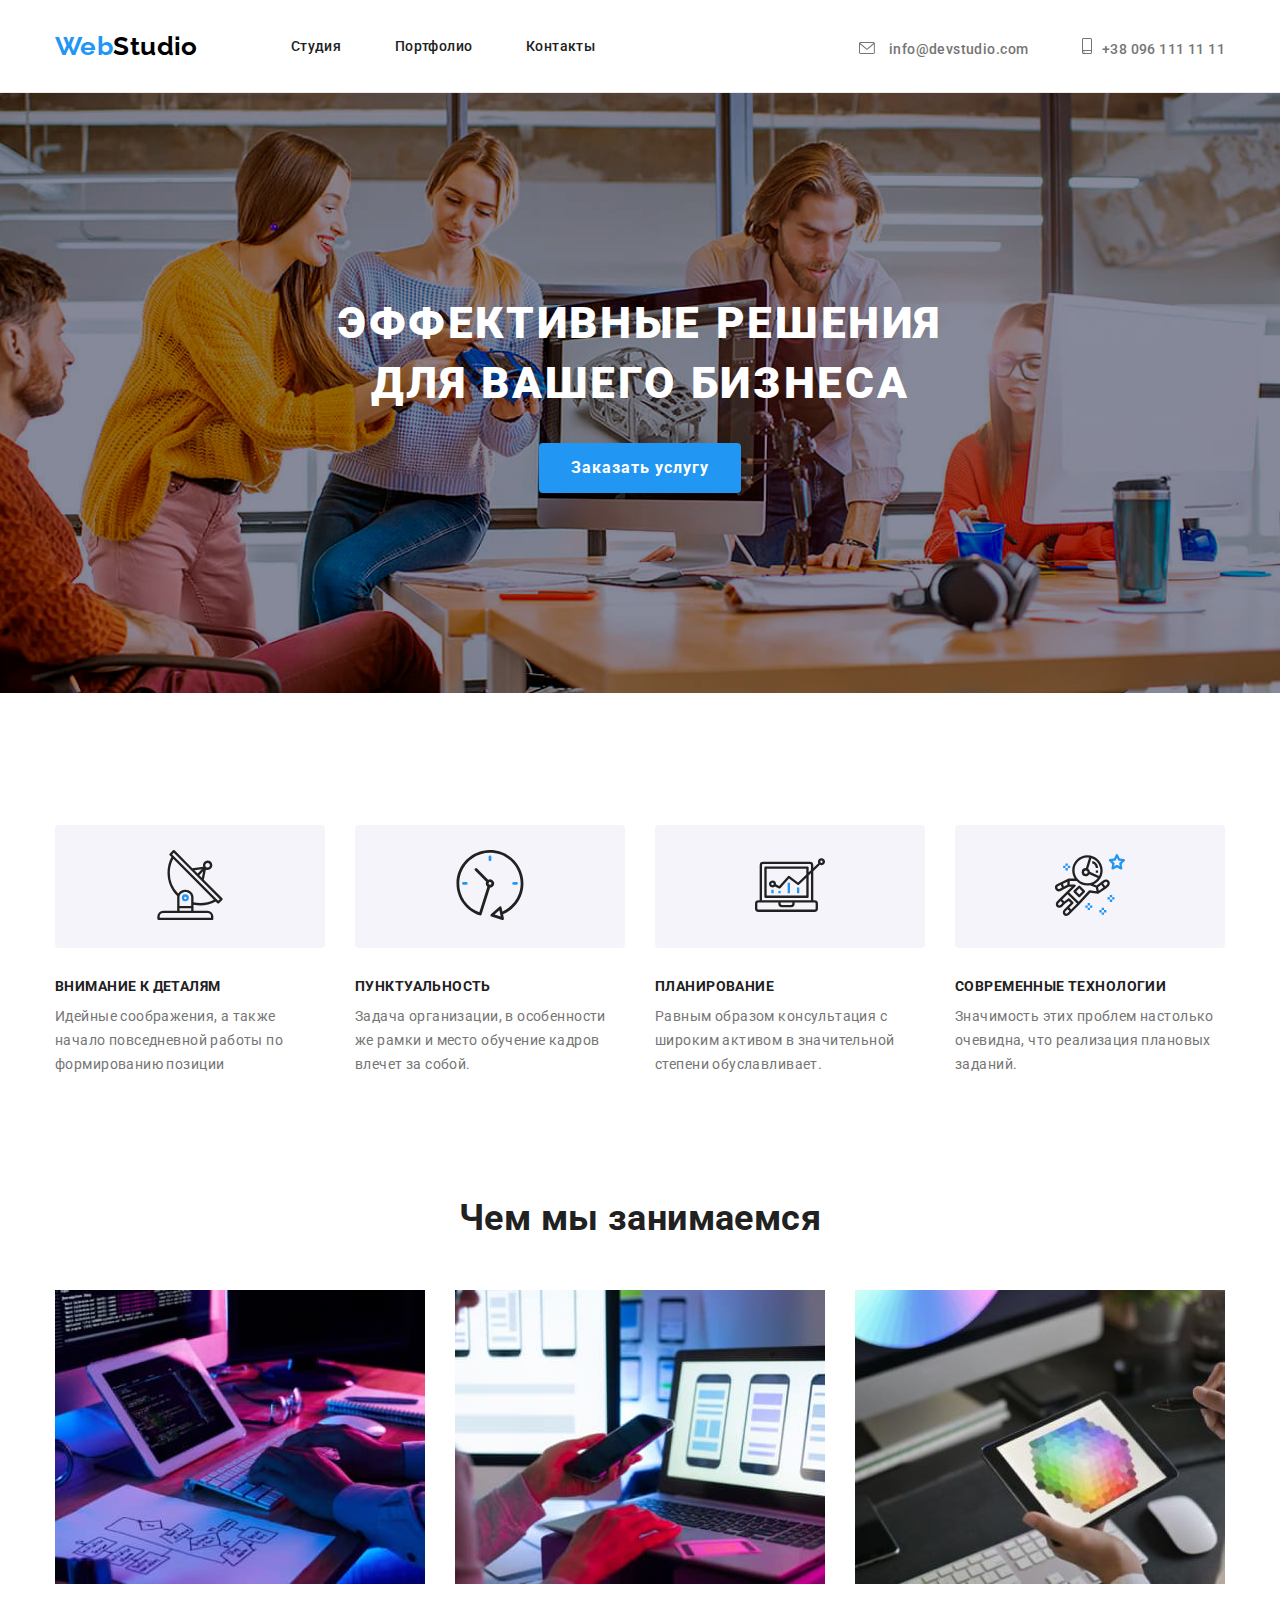
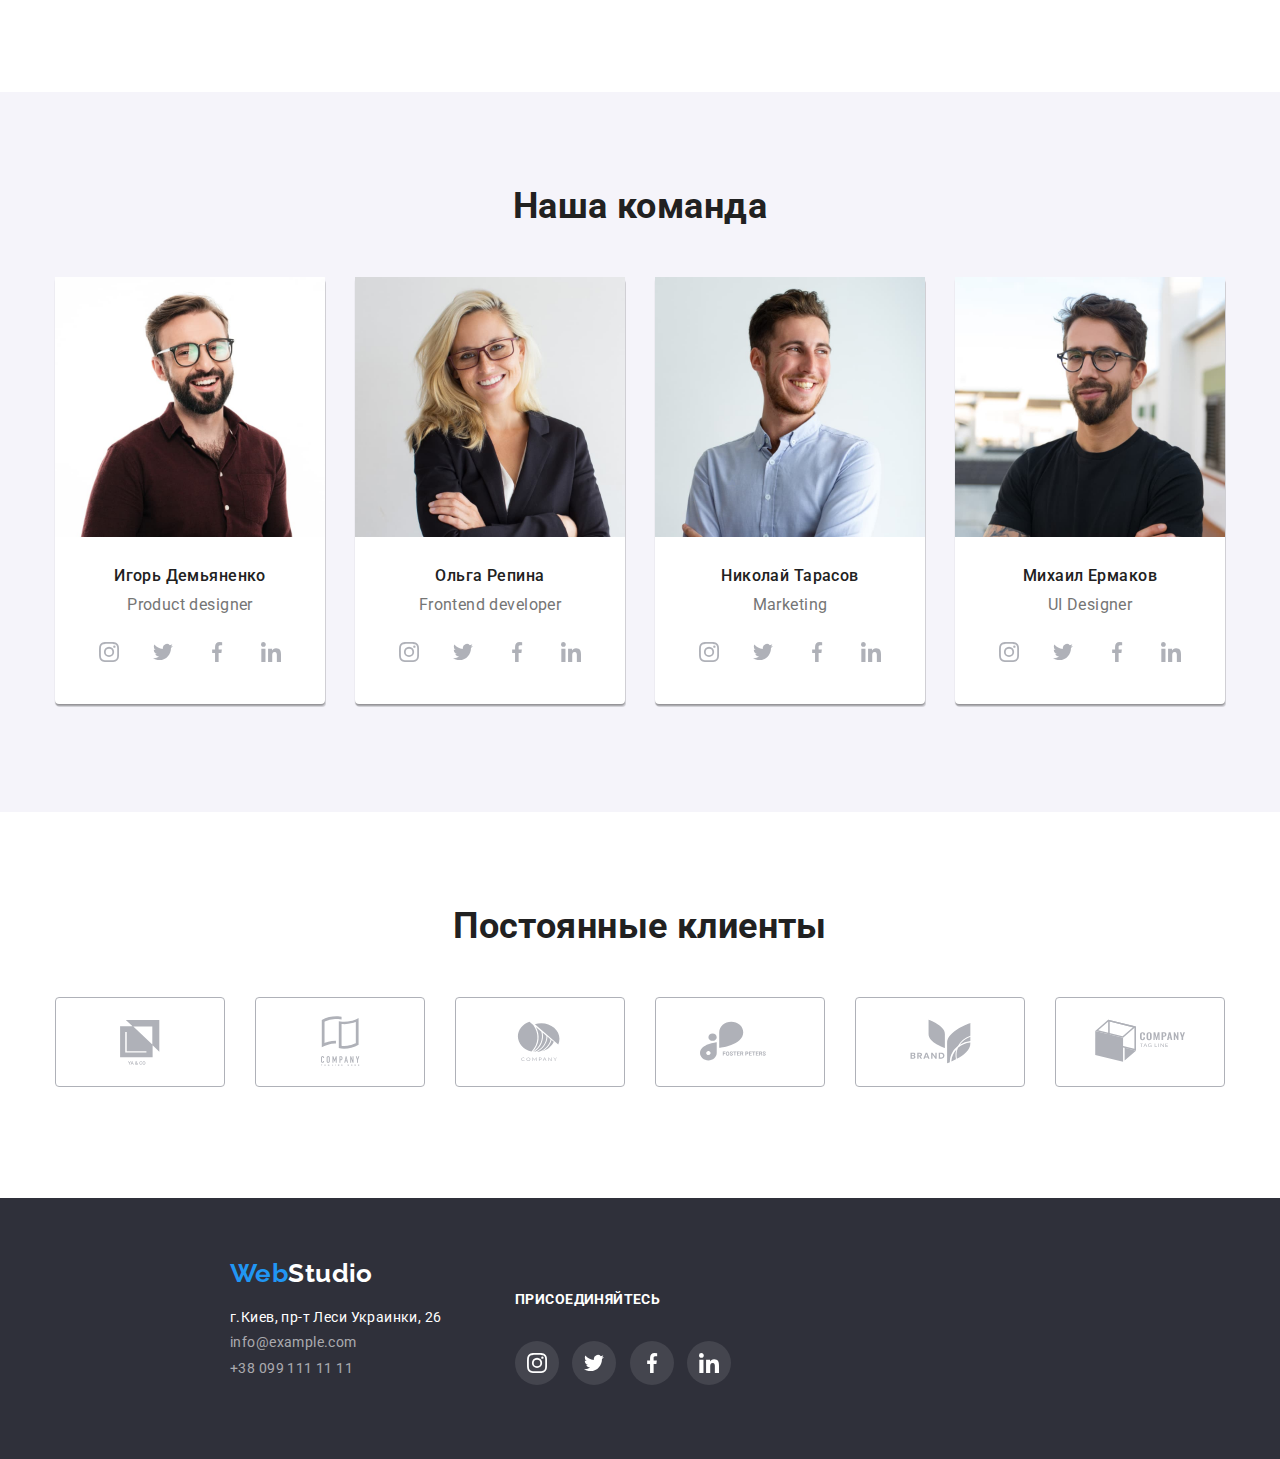
<file: index.html>
<!DOCTYPE html>
<html lang="ru">
  <head>
    <meta charset="UTF-8" />
    <meta name="viewport" content="width=device-width, initial-scale = 1.0" />
    <title>WebStudio</title>
    <link
      href="https://fonts.googleapis.com/css2?family=Raleway:wght@700&family=Roboto:wght@400;500;700;900&display=swap"
      rel="stylesheet"
    />
    <link rel="stylesheet" href="./modern-normalize/modern-normalize.css" />
    <link rel="stylesheet" href="./css/styles.css" />
  </head>
  <body>
    <header class="header">
      <div class="container">
        <nav class="navigation">
          <a class="logo" href="/">Web<span class="studio">Studio</span></a>
          <ul class="nav-list">
            <li class="nav-line"><a class="nav-link studio-link" href="./index.html">Студия</a></li>
            <li class="nav-line">
              <a class="nav-link portfolio-link" href="./portfolio.html">Портфолио</a>
            </li>
            <li class="nav-line">
              <a class="nav-link contacts-link" href="./contacts.html">Контакты</a>
            </li>
          </ul>
        </nav>
        <ul class="header-contacts">
          <li class="nav-line">
            <a class="header-contact" href="mailto:info@devstudio.com"
              ><svg width="16px" height="12px" class="contact-icon">
                <use href="./images/sprite.svg#icon-envelope"></use>
              </svg>
              info@devstudio.com
            </a>
          </li>
          <li class="nav-line">
            <a class="header-contact" href="tel:+380961111111"
              ><svg width="10px" height="16px" class="contact-icon">
                <use href="./images/sprite.svg#icon-smartphone"></use></svg
              >+38 096 111 11 11</a
            >
          </li>
        </ul>
      </div>
    </header>
    <main class="main-container studio-content">
      <section class="section offer">
        <div class="offer-text">
          <h1 class="main-title">Эффективные решения для вашего бизнеса</h1>
          <button class="order" type="button">Заказать услугу</button>
        </div>
      </section>
      <section class="section about-us">
        <div class="container">
          <h2 class="about-us-title">О нас</h2>
          <ul class="about-us-text">
            <li class="about-us-text-box">
              <div class="about-us-icon-box">
                <svg class="about-us-icon" width="70px" height="70px">
                  <use href="./images/sprite.svg#icon-antenna"></use>
                </svg>
              </div>
              <h3 class="about-us-paragraph-title">Внимание к деталям</h3>
              <p class="about-us-paragraph">
                Идейные соображения, а также начало повседневной работы по формированию позиции
              </p>
            </li>
            <li class="about-us-text-box">
              <div class="about-us-icon-box">
                <svg class="about-us-icon" width="70px" height="70px">
                  <use href="./images/sprite.svg#icon-clock"></use>
                </svg>
              </div>
              <h3 class="about-us-paragraph-title">Пунктуальность</h3>
              <p class="about-us-paragraph">
                Задача организации, в особенности же рамки и место обучение кадров влечет за собой.
              </p>
            </li>
            <li class="about-us-text-box">
              <div class="about-us-icon-box">
                <svg class="about-us-icon" width="70px" height="70px">
                  <use href="./images/sprite.svg#icon-diagram"></use>
                </svg>
              </div>
              <h3 class="about-us-paragraph-title">Планирование</h3>
              <p class="about-us-paragraph">
                Равным образом консультация с широким активом в значительной степени обуславливает.
              </p>
            </li>
            <li class="about-us-text-box">
              <div class="about-us-icon-box">
                <svg class="about-us-icon" width="70px" height="70px">
                  <use href="./images/sprite.svg#icon-astronaut"></use>
                </svg>
              </div>
              <h3 class="about-us-paragraph-title">Современные технологии</h3>
              <p class="about-us-paragraph">
                Значимость этих проблем настолько очевидна, что реализация плановых заданий.
              </p>
            </li>
          </ul>
        </div>
      </section>
      <section class="section what-we-do">
        <div class="container">
          <h2 class="section-title">Чем мы занимаемся</h2>
          <ul class="what-we-do-images">
            <li class="what-we-do-image">
              <img
                src="./images/programmer-typing.jpg"
                alt="Программист печатает на компьютере"
                width="370"
              />
            </li>
            <li class="what-we-do-image">
              <img
                src="./images/phone-design.jpg"
                alt="Программист выбирает дизайн телефона"
                width="370"
              />
            </li>
            <li class="what-we-do-image">
              <img
                src="./images/color-pallette.jpg"
                alt="Дизайнер использует палитру цветов"
                width="370"
              />
            </li>
          </ul>
        </div>
      </section>
      <section class="section our-team">
        <div class="container">
          <h2 class="section-title hidden">Наша команда</h2>
          <ul class="team-members">
            <li class="team-member">
              <img src="./images/igor.jpg" alt="Изображение Игоря" width="270" />
              <h4 class="team-member-name">Игорь Демьяненко</h4>
              <p class="team-member-job">Product designer</p>
              <ul>
                <li>
                  <a class="socials-icon" href="/">
                    <svg class="member-social-icon" width="20px" height="20px">
                      <use href="./images/sprite.svg#icon-instagram"></use>
                    </svg>
                  </a>
                </li>
                <li>
                  <a class="socials-icon" href="/">
                    <svg class="member-social-icon" width="20px" height="20px">
                      <use href="./images/sprite.svg#icon-twitter"></use>
                    </svg>
                  </a>
                </li>
                <li>
                  <a class="socials-icon" href="/">
                    <svg class="member-social-icon" width="20px" height="20px">
                      <use href="./images/sprite.svg#icon-facebook"></use>
                    </svg>
                  </a>
                </li>
                <li>
                  <a class="socials-icon" href="/">
                    <svg class="member-social-icon" width="20px" height="20px">
                      <use href="./images/sprite.svg#icon-linkedin"></use>
                    </svg>
                  </a>
                </li>
              </ul>
            </li>
            <li class="team-member">
              <img src="./images/olga.jpg" alt="Изображение Ольги" width="270" />
              <h4 class="team-member-name">Ольга Репина</h4>
              <p class="team-member-job">Frontend developer</p>
              <ul>
                <li>
                  <a class="socials-icon" href="/">
                    <svg class="member-social-icon" width="20px" height="20px">
                      <use href="./images/sprite.svg#icon-instagram"></use>
                    </svg>
                  </a>
                </li>
                <li>
                  <a class="socials-icon" href="/">
                    <svg class="member-social-icon" width="20px" height="20px">
                      <use href="./images/sprite.svg#icon-twitter"></use>
                    </svg>
                  </a>
                </li>
                <li>
                  <a class="socials-icon" href="/">
                    <svg class="member-social-icon" width="20px" height="20px">
                      <use href="./images/sprite.svg#icon-facebook"></use>
                    </svg>
                  </a>
                </li>
                <li>
                  <a class="socials-icon" href="/">
                    <svg class="member-social-icon" width="20px" height="20px">
                      <use href="./images/sprite.svg#icon-linkedin"></use>
                    </svg>
                  </a>
                </li>
              </ul>
            </li>
            <li class="team-member">
              <img src="./images/nikolay.jpg" alt="Изображение Николая" width="270" />
              <h4 class="team-member-name">Николай Тарасов</h4>
              <p class="team-member-job">Marketing</p>
              <ul>
                <li>
                  <a class="socials-icon" href="/">
                    <svg class="member-social-icon" width="20px" height="20px">
                      <use href="./images/sprite.svg#icon-instagram"></use>
                    </svg>
                  </a>
                </li>
                <li>
                  <a class="socials-icon" href="/">
                    <svg class="member-social-icon" width="20px" height="20px">
                      <use href="./images/sprite.svg#icon-twitter"></use>
                    </svg>
                  </a>
                </li>
                <li>
                  <a class="socials-icon" href="/">
                    <svg class="member-social-icon" width="20px" height="20px">
                      <use href="./images/sprite.svg#icon-facebook"></use>
                    </svg>
                  </a>
                </li>
                <li>
                  <a class="socials-icon" href="/">
                    <svg class="member-social-icon" width="20px" height="20px">
                      <use href="./images/sprite.svg#icon-linkedin"></use>
                    </svg>
                  </a>
                </li>
              </ul>
            </li>
            <li class="team-member">
              <img src="./images/mikhail.jpg" alt="Изображение Михаила" width="270" />
              <h4 class="team-member-name">Михаил Ермаков</h4>
              <p class="team-member-job">UI Designer</p>
              <ul>
                <li>
                  <a class="socials-icon" href="/">
                    <svg class="member-social-icon" width="20px" height="20px">
                      <use href="./images/sprite.svg#icon-instagram"></use>
                    </svg>
                  </a>
                </li>
                <li>
                  <a class="socials-icon" href="/">
                    <svg class="member-social-icon" width="20px" height="20px">
                      <use href="./images/sprite.svg#icon-twitter"></use>
                    </svg>
                  </a>
                </li>
                <li>
                  <a class="socials-icon" href="/">
                    <svg class="member-social-icon" width="20px" height="20px">
                      <use href="./images/sprite.svg#icon-facebook"></use>
                    </svg>
                  </a>
                </li>
                <li>
                  <a class="socials-icon" href="/">
                    <svg class="member-social-icon" width="20px" height="20px">
                      <use href="./images/sprite.svg#icon-linkedin"></use>
                    </svg>
                  </a>
                </li>
              </ul>
            </li>
          </ul>
        </div>
      </section>
      <section class="section" class="our-clients">
        <div class="container">
          <h2 class="section-title">Постоянные клиенты</h2>
          <ul class="clients">
            <li>
              <a class="client-link"
                ><svg class="client-card" width="170px" height="90px">
                  <use href="./images/sprite.svg#icon-Client"></use></svg
              ></a>
            </li>
            <li>
              <a class="client-link"
                ><svg class="client-card" width="170px" height="90px">
                  <use href="./images/sprite.svg#icon-Client-2"></use></svg
              ></a>
            </li>
            <li>
              <a class="client-link"
                ><svg class="client-card" width="170px" height="90px">
                  <use href="./images/sprite.svg#icon-Client-3"></use></svg
              ></a>
            </li>
            <li>
              <a class="client-link"
                ><svg class="client-card" width="170px" height="90px">
                  <use href="./images/sprite.svg#icon-Client-4"></use></svg
              ></a>
            </li>
            <li>
              <a class="client-link"
                ><svg class="client-card" width="170px" height="90px">
                  <use href="./images/sprite.svg#icon-Client-5"></use></svg
              ></a>
            </li>
            <li>
              <a class="client-link"
                ><svg class="client-card" width="170px" height="90px">
                  <use href="./images/sprite.svg#icon-Client-6"></use></svg
              ></a>
            </li>
          </ul>
        </div>
      </section>
    </main>
    <footer class="footer">
      <div class="container">
        <address class="address-wrap">
          <a class="logo" href="/">Web<span class="studio-white">Studio</span></a>
          <ul class="address">
            <li class="address-line">
              <a class="address-link street-address" href="">г.Киев, пр-т Леси Украинки, 26</a>
            </li>
            <li class="address-line">
              <a class="address-link" href="mailto:info@example.com">info@example.com</a>
            </li>
            <li class="address-line">
              <a class="address-link" href="tel:+380991111111">+38 099 111 11 11</a>
            </li>
          </ul>
        </address>
        <div class="footer-media">
          <h3 class="join-us-title">Присоединяйтесь</h3>
          <ul class="footer-media-list">
            <li>
              <a class="socials-icon" href="/">
                <svg class="footer-social-icon" width="20px" height="20px">
                  <use href="./images/sprite.svg#icon-instagram"></use>
                </svg>
              </a>
            </li>
            <li>
              <a class="socials-icon" href="/">
                <svg class="footer-social-icon" width="20px" height="20px">
                  <use href="./images/sprite.svg#icon-twitter"></use>
                </svg>
              </a>
            </li>
            <li>
              <a class="socials-icon" href="/">
                <svg class="footer-social-icon" width="20px" height="20px">
                  <use href="./images/sprite.svg#icon-facebook"></use>
                </svg>
              </a>
            </li>
            <li>
              <a class="socials-icon" href="/">
                <svg class="footer-social-icon" width="20px" height="20px">
                  <use href="./images/sprite.svg#icon-linkedin"></use>
                </svg>
              </a>
            </li>
          </ul>
        </div>
      </div>
    </footer>
  </body>
</html>
</file>
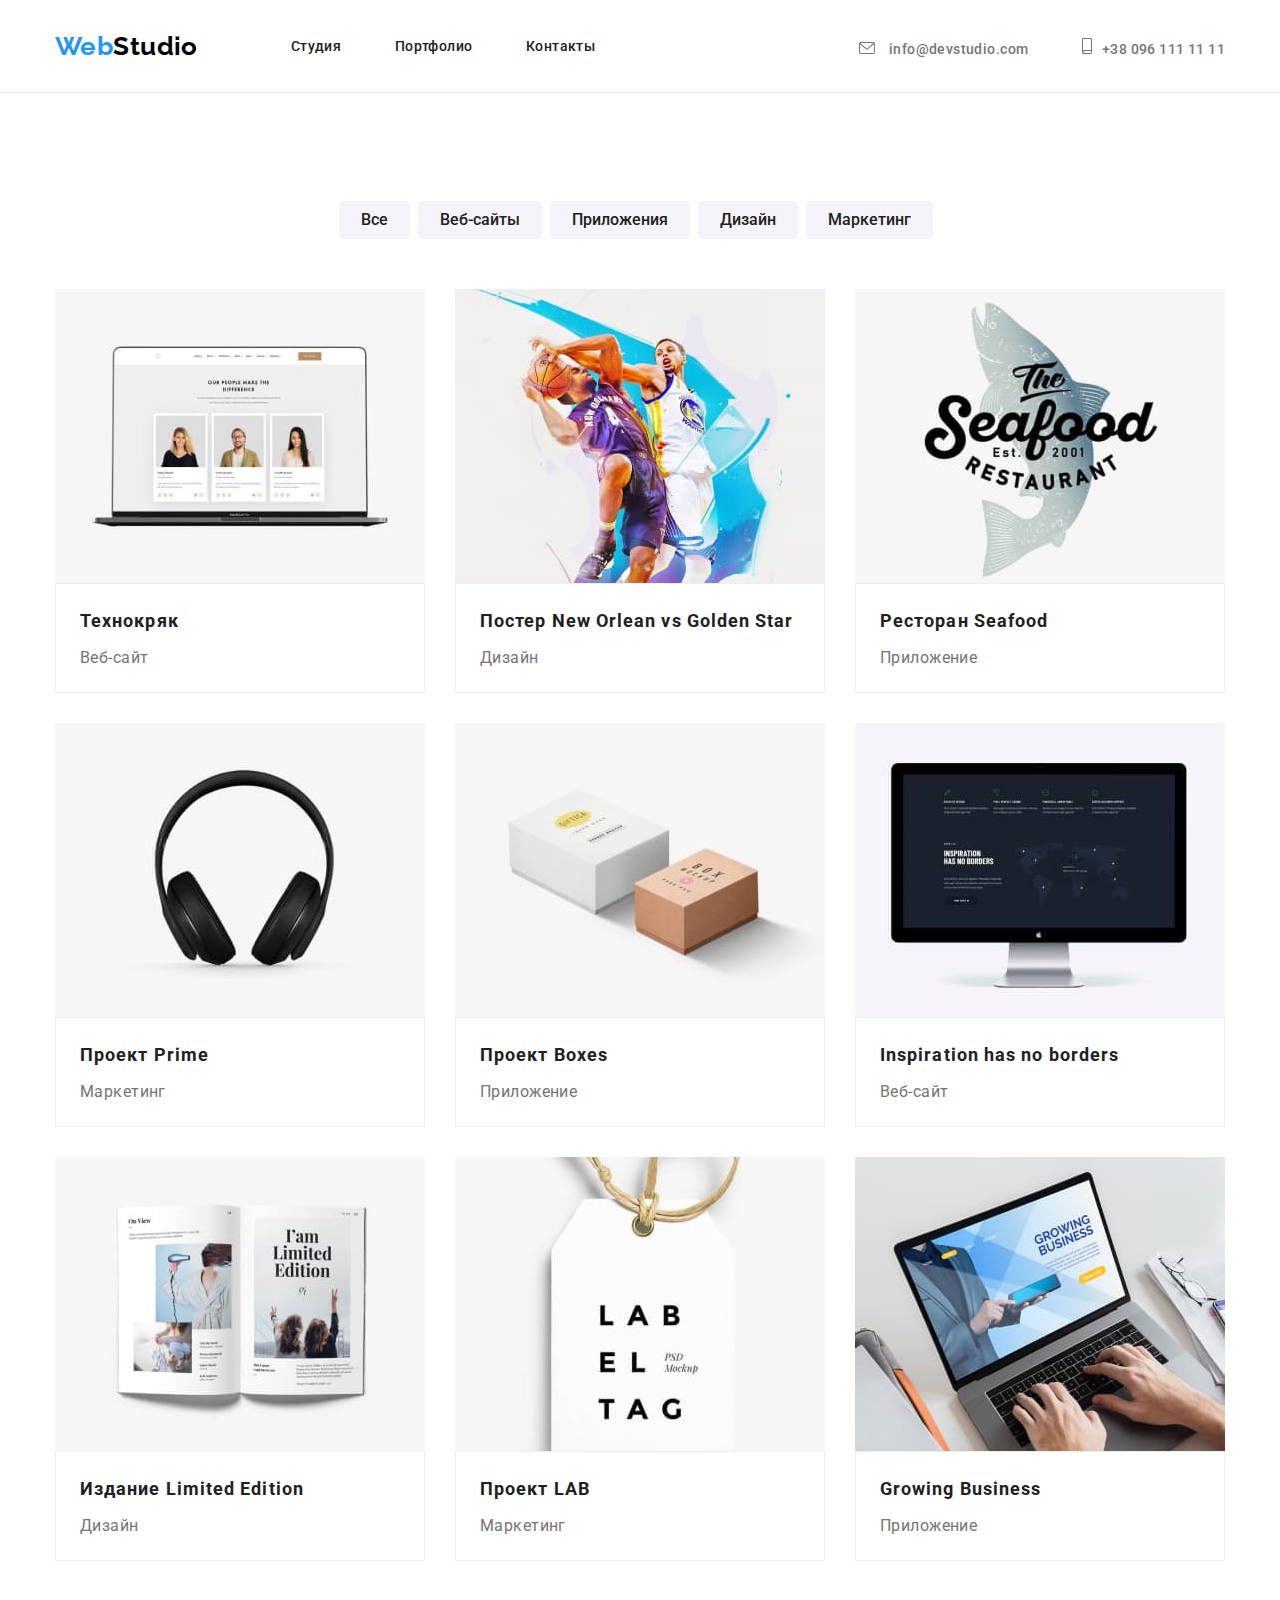
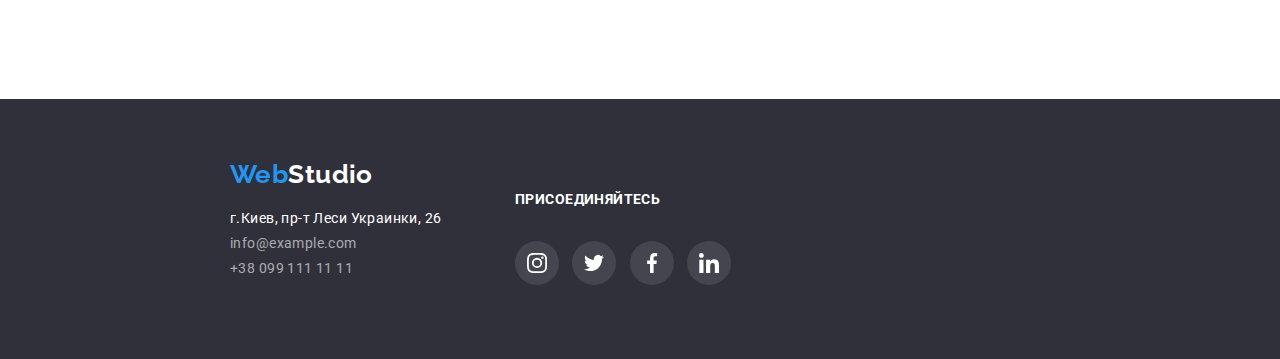
<file: portfolio.html>
<!DOCTYPE html>
<html lang="ru">
  <head>
    <meta charset="UTF-8" />
    <meta name="viewport" content="width=device-width, initial-scale = 1.0" />
    <title>WebStudio Portfolio</title>
    <link
      href="https://fonts.googleapis.com/css2?family=Raleway:wght@700&family=Roboto:wght@400;500;700;900&display=swap"
      rel="stylesheet"
    />
    <link rel="stylesheet" href="./modern-normalize/modern-normalize.css" />
    <link href="./css/styles.css" rel="stylesheet" />
  </head>
  <body>
    <header class="header">
      <div class="container">
        <nav class="navigation">
          <a class="logo" href="/">Web<span class="studio">Studio</span></a>
          <ul class="nav-list">
            <li class="nav-line"><a class="nav-link studio-link" href="./index.html">Студия</a></li>
            <li class="nav-line">
              <a class="nav-link portfolio-link" href="./portfolio.html">Портфолио</a>
            </li>
            <li class="nav-line">
              <a class="nav-link contacts-link" href="./contacts.html">Контакты</a>
            </li>
          </ul>
        </nav>
        <ul class="header-contacts">
          <li class="nav-line">
            <a class="header-contact" href="mailto:info@devstudio.com"
              ><svg width="16px" height="12px" class="contact-icon">
                <use href="./images/sprite.svg#icon-envelope"></use>
              </svg>
              info@devstudio.com
            </a>
          </li>
          <li class="nav-line">
            <a class="header-contact" href="tel:+380961111111"
              ><svg width="10px" height="16px" class="contact-icon">
                <use href="./images/sprite.svg#icon-smartphone"></use></svg
              >+38 096 111 11 11</a
            >
          </li>
        </ul>
      </div>
    </header>
    <main class="section main-container portfolio-list">
      <div class="container">
        <ul class="filters-list">
          <li class="filters-item"><button class="filter-button" type="button">Все</button></li>
          <li class="filters-item">
            <button class="filter-button" type="button">Веб-сайты</button>
          </li>
          <li class="filters-item">
            <button class="filter-button" type="button">Приложения</button>
          </li>
          <li class="filters-item"><button class="filter-button" type="button">Дизайн</button></li>
          <li class="filters-item">
            <button class="filter-button" type="button">Маркетинг</button>
          </li>
        </ul>
        <ul class="projects">
          <li class="project-item">
            <a class="link" href="./project.name">
              <img src="./images/technocrack.jpg" alt="Страница веб-сайта" width="370" />
              <div class="project-text">
                <h3 class="project-title">Технокряк</h3>
                <p class="project-item-description">Веб-сайт</p>
              </div>
            </a>
          </li>
          <li class="project-item">
            <a class="link" href="./project.name">
              <img src="./images/poster.jpg" alt="Два баскетболиста борются за мяч" width="370" />
              <div class="project-text">
                <h3 class="project-title">Постер New Orlean vs Golden Star</h3>
                <p class="project-item-description">Дизайн</p>
              </div>
            </a>
          </li>
          <li class="project-item">
            <a class="link" href="./project.name">
              <img src="./images/seafood.jpg" alt="Логотип ресторана Seafood" width="370" />
              <div class="project-text">
                <h3 class="project-title">Ресторан Seafood</h3>
                <p class="project-item-description">Приложение</p>
              </div>
            </a>
          </li>
          <li class="project-item">
            <a class="link" href="./project.name">
              <img src="./images/prime.jpg" alt="Наушники" width="370" />
              <div class="project-text">
                <h3 class="project-title">Проект Prime</h3>
                <p class="project-item-description">Маркетинг</p>
              </div>
            </a>
          </li>
          <li class="project-item">
            <a class="link" href="./project.name">
              <img src="./images/boxes.jpg" alt="Две коробки" width="370" />
              <div class="project-text">
                <h3 class="project-title">Проект Boxes</h3>
                <p class="project-item-description">Приложение</p>
              </div>
            </a>
          </li>
          <li class="project-item">
            <a class="link" href="./project.name">
              <img src="images/inspiration.jpg" alt="Главная страница сайта" width="370" />
              <div class="project-text">
                <h3 class="project-title">Inspiration has no borders</h3>
                <p class="project-item-description">Веб-сайт</p>
              </div>
            </a>
          </li>
          <li class="project-item">
            <a class="link" href="./project.name">
              <img
                src="images/limited-edition.jpg"
                alt="Страница журнала Limited Edition"
                width="370"
              />
              <div class="project-text">
                <h3 class="project-title">Издание Limited Edition</h3>
                <p class="project-item-description">Дизайн</p>
              </div>
            </a>
          </li>
          <li class="project-item">
            <a class="link" href="./project.name">
              <img src="images/lab.jpg" alt="Ярлык с надписью Label Tag" width="370" />
              <div class="project-text">
                <h3 class="project-title">Проект LAB</h3>
                <p class="project-item-description">Маркетинг</p>
              </div>
            </a>
          </li>
          <li class="project-item">
            <a class="link" href="./project.name">
              <img
                src="images/growing-business.jpg"
                alt="Главная страница приложения"
                width="370"
              />
              <div class="project-text">
                <h3 class="project-title">Growing Business</h3>
                <p class="project-item-description">Приложение</p>
              </div>
            </a>
          </li>
        </ul>
      </div>
    </main>
    <footer class="footer">
      <div class="container">
        <address class="address-wrap">
          <a class="logo" href="/">Web<span class="studio-white">Studio</span></a>
          <ul class="address">
            <li class="address-line">
              <a class="address-link street-address" href="">г.Киев, пр-т Леси Украинки, 26</a>
            </li>
            <li class="address-line">
              <a class="address-link" href="mailto:info@example.com">info@example.com</a>
            </li>
            <li class="address-line">
              <a class="address-link" href="tel:+380991111111">+38 099 111 11 11</a>
            </li>
          </ul>
        </address>
        <div class="footer-media">
          <h3 class="join-us-title">Присоединяйтесь</h3>
          <ul class="footer-media-list">
            <li>
              <a class="socials-icon" href="/">
                <svg class="footer-social-icon" width="20px" height="20px">
                  <use href="./images/sprite.svg#icon-instagram"></use>
                </svg>
              </a>
            </li>
            <li>
              <a class="socials-icon" href="/">
                <svg class="footer-social-icon" width="20px" height="20px">
                  <use href="./images/sprite.svg#icon-twitter"></use>
                </svg>
              </a>
            </li>
            <li>
              <a class="socials-icon" href="/">
                <svg class="footer-social-icon" width="20px" height="20px">
                  <use href="./images/sprite.svg#icon-facebook"></use>
                </svg>
              </a>
            </li>
            <li>
              <a class="socials-icon" href="/">
                <svg class="footer-social-icon" width="20px" height="20px">
                  <use href="./images/sprite.svg#icon-linkedin"></use>
                </svg>
              </a>
            </li>
          </ul>
        </div>
      </div>
    </footer>
  </body>
</html>
</file>
<file: css/styles.css>
:root {
    --brand-color: #2196F3;
    --text-color: #212121;
}



html {
    box-sizing: border-box;
}

*,
*::after,
*::before {
    box-sizing: inherit;
}

/* Стили для обнуления верхних отступов у элементов */
h1,
h2,
h3,
h4,
h5,
h6,
p {
    margin-top: 0;
}

/* Класс для обнуления базовых свойств у списков (ul) */
.list {
    list-style: none;
    padding-left: 0;
    margin: 0;
}

/* Класс для обнуления базовых свойств у ссылок */
.link {
    text-decoration: none;
    color: inherit;
}

/* Свойства для корректного отображения картинок */
img {
    display: block;
    max-width: 100%;
    height: auto;
}

/* Свойства для обнуления курсива у address */
address {
    font-style: normal;
}

/* general settings */

body {
    font-family: 'Roboto', sans-serif;
    color: var(--text-color);
    font-size: 14px;
    background-color: #FFFFFF;
    letter-spacing: 0.03em;
}

ul {
    padding: 0;
}

.container {
    width: 1200px;
    margin: auto;
    padding: 0 15px;
}

.section {
    padding-top: 94px;
    padding-bottom: 94px;
}

/* header-section */

.header {
    border-bottom: 1px solid #ECECEC;
    display: flex;
    vertical-align: middle;
    padding-top: 24px;
    padding-bottom: 24px;
}

.header .container {
    display: flex;
    justify-content: space-between;
    line-height: 0px;
}

.navigation {
    display: flex;
    justify-content: space-between;
    align-items: center;
    vertical-align: middle;
}

.nav-list {

}

.nav-line {
    display: inline-block;
    font-weight: 500;
    margin-left: 50px;
}

.navigation .nav-link {
    color: var(--text-color);
    font-weight: 500;
    text-decoration: none;
}

.studio-link {
    accent-color: var(--brand-color);
}

.portfolio-link {
    accent-color: var(--brand-color);
}

.nav-link:hover {
    color: var(--brand-color);
}

.logo {
    font-family: 'Raleway';
    font-weight: 700;
    font-size: 26px;
    line-height: 31px;
    color: var(--brand-color);
    text-decoration: none;
    margin-right: 43px;
}

.logo .studio {
    color: #000;
}

.header-contact {
    color: #757575;
    text-decoration: none;
}

.header-contact:hover {
    color: var(--brand-color);
    fill: var(--brand-color);
}

.contact-icon {
    margin-right: 10px;
}


/* offer-section */

.offer {
    background-image: url("./../images/bg-image.png");
    background-repeat: no-repeat;
    background-position: 50% 50%;
    text-align: center;
    color: #fff;
    padding: 200px;
    background-size: 1600px auto;
}

.offer-text {
    width: 700px;
    display: inline-block;
}

.main-title {
    text-transform: uppercase;
    font-size: 44px;
    line-height: 60px;
    font-weight: 900;
    letter-spacing: 0.06em;
    margin-bottom: 30px;
}

.order {
    background: var(--brand-color);
    color: #fff;
    padding: 10px 32px;
    border: none;
    border-radius: 4px;
    font-weight: 700;
    font-size: 16px;
    line-height: 30px;
    letter-spacing: 0.06em;
    box-shadow: 0px 4px 4px rgba(0, 0, 0, 0.15);
    cursor: pointer;
}

/* about-us section */

.about-us {
    padding-bottom: 0px;
}

.about-us-icon-box {
    text-align: center;
    padding-top: 25px;
    padding-bottom: 25px;
    background-color: #F5F4FA;
    margin-bottom: 30px;
    border-radius: 4px;
}

.about-us-text {
    display: flex;
    justify-content: space-between;
}

.about-us-title {
    visibility: hidden;
    padding: 0;
    margin: 0;
}

.about-us-text-box {
    display: inline-block;
    width: 270px;
}

.about-us-paragraph-title {
    text-transform: uppercase;
    font-size: 14px;
    margin-bottom: 10px;
}

.about-us-paragraph {
    color: #757575;
    margin-top: 0px;
    line-height: 24px;
}

/* what-we-do section */

.section-title {
    font-weight: 700;
    font-size: 36px;
    text-align: center;
    margin-bottom: 50px;
}

.what-we-do {
    padding-top: 94px;
}

.what-we-do-images {
    display: flex;
    justify-content: space-between;
}

.what-we-do-image {
    display: inline-block;
}

/* our-team section */

.our-team {
    background-color: #F5F4FA;

}

.team-members {
    display: flex;
    justify-content: space-between;
}

.team-member {
    display: inline-block;
    padding-bottom: 30px;
    text-align: center;
    background-color: #fff;
    border-radius: 4px;
    box-shadow:  1px 3px rgba(0, 0, 0, 0.12),
        0px 1px 1px rgba(0, 0, 0, 0.14),
        0px 2px 1px rgba(0, 0, 0, 0.2);
}

.team-member ul {
    list-style: none;
    margin-right: 32px;
    margin-left: 32px;
    display: flex;
    justify-content: space-between;
    vertical-align: middle;
    margin-top: 16px;
}

.socials-icon {
    display: inline-block;
    height: 44px;
    width: 44px;
    padding: 12px;
    color: #AFB1B8;
}
.socials-icon:hover {
    background-color: var(--brand-color);
    border-radius: 50px;
    color: #FFFFFF;
    fill: #FFFFFF;
}

.team-member-name {
    font-size: 16px;
    font-weight: 500;
    margin-top: 30px;
    margin-bottom: 10px;
}

.team-member-job {
    color: #757575;
    font-size: 16px;
    margin-bottom: 0;
}

/* footer section */

.footer {
    background-color: #2F303A;
    padding: 60px 215px;
}

.studio-white {
    color: #fff;
}

.address-wrap {
    display: inline-block;
}

.address {
    padding: 0;
    margin-top: 20px;
    text-decoration: none;
    color: #fff;
    list-style: none;
    font-style: normal;
    margin-right: 70px;
}

.address-line {
    padding: 0;
    margin: 9px 0;
}

.address-link {
    text-decoration: none;
    color: rgba(255, 255, 255, 0.6);
}

.address-link:hover {
    color: #FFFFFF;
    fill: #FFFFFF;
}

.street-address {
    color: #FFFFFF;
}

.footer-media {
    display: inline-block;
}

.footer-media-list {
    list-style: none;
    display: inline-block;
}

.footer-social-icon {
    color: #FFFFFF;
}

.footer-media-list li {
    display: inline-block;
    background-color: rgba(255, 255, 255, 0.1);
    border-radius: 50px;
    margin-right: 10px;
}

.join-us-title {
    text-transform: uppercase;
    color: #FFFFFF;
    font-size: 14px;
    line-height: 16px;
    margin-bottom: 20px;
}

/* Portfolio */

.portfolio-list {

}

/* filters menu */

.filters-list {
    display: flex;
    justify-content: center;
    text-decoration: none;
    list-style: none;
    margin-bottom: 50px;
}

.filters-item {
    display: inline-block;
}

.filter-button {
    margin-right: 8px;
    background-color: #F5F4FA;
    border-radius: 4px;
    border: none;
    color: #212121;
    font-size: 16px;
    font-weight: 500;
    padding: 6px 22px;
    text-align: center;
    vertical-align: middle;
    line-height: 26px;
}

.filter-button:hover {
    background-color: var(--brand-color);
    color: #FFFFFF;
    box-shadow: 0px 3px 1px rgba(0, 0, 0, 0.1), 0px 1px 2px rgba(0, 0, 0, 0.08), 0px 2px 2px rgba(0, 0, 0, 0.12);
    cursor: pointer;
}

/* projects list */

.projects {
    display: flex;
    justify-content: space-between;
    flex-wrap: wrap;
}

.project-item {
    display: inline-block;
    list-style: none;
    margin-bottom: 30px;
}

.project-item:hover {
    box-shadow: 0px 3px 1px rgba(0, 0, 0, 0.1), 0px 1px 2px rgba(0, 0, 0, 0.08), 0px 2px 2px rgba(0, 0, 0, 0.12);
}

.project-link {
    text-decoration: none;
}

.project-text {
    border: 1px solid #EEEEEE;
    padding: 19px 24px;
    max-width: 370px;
}

.project-title {
    color: var(--text-color);
    font-size: 18px;
    font-weight: 700;
    margin-bottom: 4px;
    letter-spacing: 0.06em;
    line-height: 36px;
}

.project-item-description {
    color: #757575;
    font-size: 16px;
    font-weight: 400;
    line-height: 30px;
    margin-bottom: 0px;
    padding-bottom: 0px;
}

/* Icons */

.clients {
    display: flex;
    justify-content: space-between;
    list-style: none;
}

.client-card {
    border: 1px solid #AFB1B8;
    margin-right: 30px;
    border-radius: 4px;
    cursor: pointer;
    color: #AFB1B8;
}

.client-card:hover {
    color: var(--brand-color);
    border: 1px solid var(--brand-color);
}

.client-link:hover {
    cursor: pointer;
    color: var(--brand-color);
}
</file>
